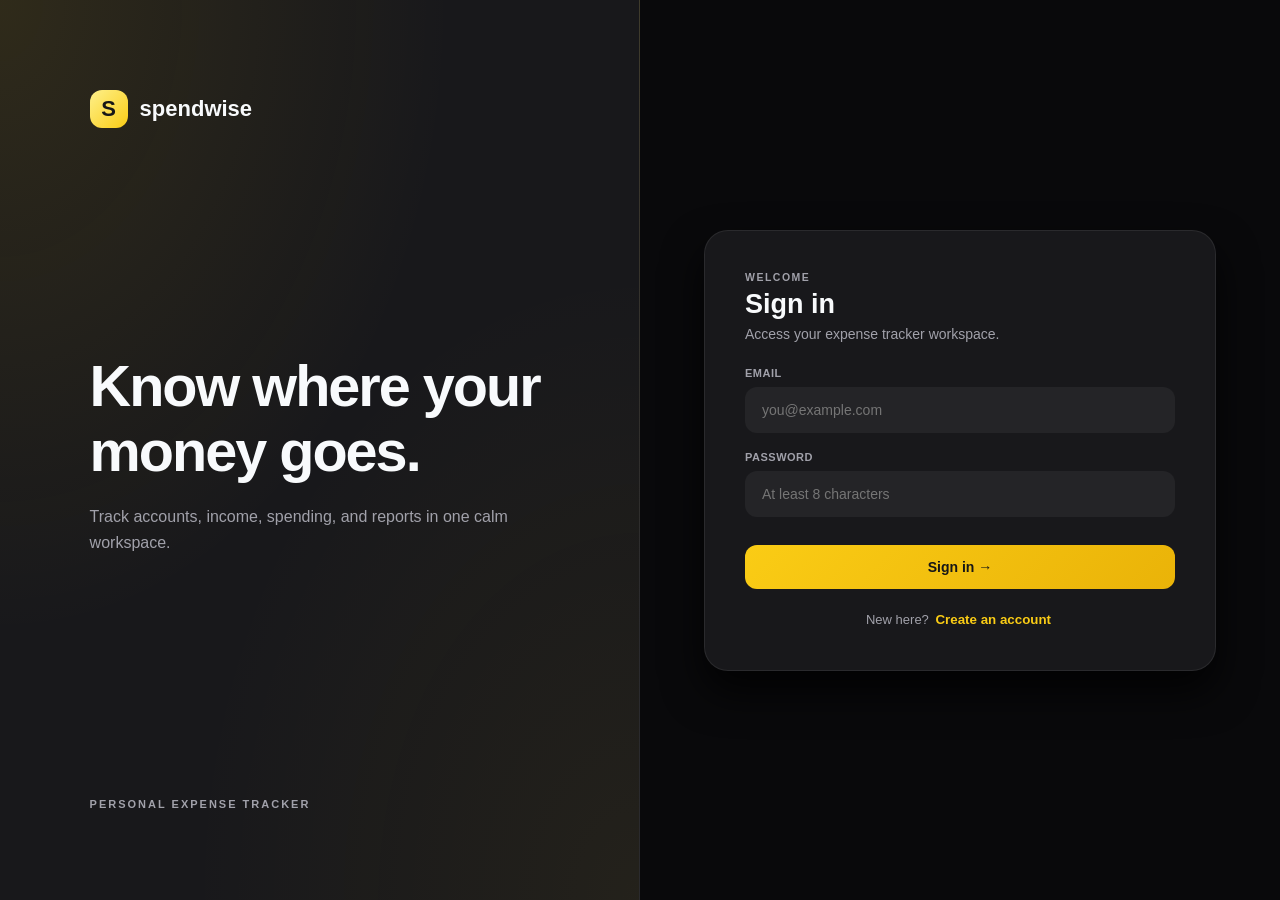
<file: frontend/welcome.html>
<!doctype html>
<html lang="en">
<head>
  <meta charset="utf-8"><meta name="viewport" content="width=device-width, initial-scale=1">
  <title>Sign in — Spendwise</title>
  <script>
    const savedTheme = localStorage.getItem('spendwise-theme') || 'dark';
    document.documentElement.setAttribute('data-theme', savedTheme);
  </script>
  <style>
  :root {
    --bg: #f8fafc; --surface: #ffffff; --ink: #0f172a; --muted: #64748b;
    --green: #eab308; --green-dark: #ca8a04; --line: rgba(15,23,42,0.08); 
    --btn-text: #171717; --card-shadow: 0 20px 60px rgba(0, 0, 0, 0.05);
    --input-bg: #f8fafc; --input-focus: #ffffff;
  }
  [data-theme="dark"] {
    --bg: #09090b; --surface: #18181b; --ink: #f8fafc; --muted: #a1a1aa;
    --green: #facc15; --green-dark: #eab308; --line: rgba(255,255,255,0.08); 
    --btn-text: #171717; --card-shadow: 0 20px 40px rgba(0,0,0,0.8);
    --input-bg: rgba(255,255,255,0.05); --input-focus: rgba(255,255,255,0.1);
  }
  
  body{min-height:100vh;background:var(--bg);color:var(--ink);margin:0;font-family:Manrope,sans-serif;transition: background-color 0.4s ease;}
  .welcome-shell{min-height:100vh;display:grid;grid-template-columns:1fr 1fr}
  .welcome-story{background-color:var(--surface);background-image:radial-gradient(at 0% 0%, rgba(250, 204, 21, 0.1) 0px, transparent 50%),radial-gradient(at 100% 100%, rgba(250, 204, 21, 0.05) 0px, transparent 50%);padding:clamp(35px,7vw,95px);display:flex;flex-direction:column;justify-content:space-between;border-right:1px solid var(--line);transition: 0.4s ease;}
  .welcome-logo{font:800 22px Manrope,sans-serif;display:flex;align-items:center;}
  .welcome-logo span{display:inline-grid;place-items:center;background:linear-gradient(135deg, #fef08a, var(--green));color:#171717;border-radius:12px;width:38px;height:38px;margin-right:12px;}
  .welcome-copy h1{font:800 clamp(37px,4.5vw,63px)/1.13 Manrope,sans-serif;letter-spacing:-2px;margin:0 0 20px;color:var(--ink);}
  .welcome-copy p{font-size:16px;color:var(--muted);max-width:420px;line-height:1.6;}
  .welcome-story small{color:var(--muted);font-weight:800;letter-spacing:2px;font-size:11px;}
  .welcome-entry{display:grid;place-items:center;padding:35px}
  .entry-card{width:min(430px,100%);background:var(--surface);border:1px solid var(--line);border-radius:24px;padding:40px;box-shadow:var(--card-shadow);transition: 0.4s ease;}
  .eyebrow{color:var(--muted);font:800 10.5px Manrope,sans-serif;letter-spacing:1.5px;}
  .entry-card h2{font:800 27px Manrope,sans-serif;margin:6px 0;color:var(--ink);}
  .entry-card p{color:var(--muted);margin:0 0 25px;font-size:14px;}
  .entry-card .primary-button{width:100%;padding:14px;margin-top:10px;background:linear-gradient(135deg, var(--green), var(--green-dark));color:var(--btn-text);border:none;border-radius:12px;font-weight:800;font-size:14px;cursor:pointer;transition:all 0.3s;}
  .entry-card .primary-button:hover{transform:translateY(-3px);box-shadow:0 4px 15px rgba(250, 204, 21, 0.2);}
  .field{margin-bottom:18px}
  .field label{display:block;font-size:11px;font-weight:800;margin-bottom:8px;color:var(--muted);text-transform:uppercase;letter-spacing:0.5px;}
  .field input{width:100%;background:var(--input-bg);border:1.5px solid transparent;border-radius:12px;padding:14px 16px;color:var(--ink);font-size:14px;outline:none;transition:all 0.3s;box-sizing:border-box;}
  .field input:focus{border-color:var(--green);background:var(--input-focus);box-shadow:0 0 0 4px rgba(250, 204, 21, 0.15);}
  .switch-mode{text-align:center;margin-top:20px;font-size:13px;color:var(--muted)}
  .switch-mode button{border:0;background:none;color:var(--green);font-weight:800;padding:3px;cursor:pointer;}
  .auth-error{background:rgba(239, 68, 68, 0.1);color:#ef4444;padding:12px;border-radius:10px;font-size:13px;margin-bottom:16px;display:none;border:1px solid rgba(239, 68, 68, 0.2);}
  .name-field[hidden]{display:none}
  @media(max-width:760px){.welcome-shell{grid-template-columns:1fr}.welcome-story{min-height:320px;padding:34px}.welcome-copy h1{font-size:39px}.welcome-entry{padding:20px}.entry-card{padding:27px}}
  </style>
</head>
<body><div class="welcome-shell"><section class="welcome-story"><div class="welcome-logo"><span>S</span>spendwise</div><div class="welcome-copy"><h1>Know where your money goes.</h1><p>Track accounts, income, spending, and reports in one calm workspace.</p></div><small>PERSONAL EXPENSE TRACKER</small></section><section class="welcome-entry"><div class="entry-card"><div class="eyebrow">WELCOME</div><h2 id="form-title">Sign in</h2><p id="form-subtitle">Access your expense tracker workspace.</p><div class="auth-error" id="auth-error" role="alert"></div><form id="auth-form"><div class="field name-field" id="name-field" hidden><label for="name">Your name</label><input id="name" type="text" autocomplete="name" maxlength="80"></div><div class="field"><label for="email">Email</label><input id="email" type="email" placeholder="you@example.com" autocomplete="email" required></div><div class="field"><label for="password">Password</label><input id="password" type="password" placeholder="At least 8 characters" minlength="8" autocomplete="current-password" required></div><button class="primary-button" id="submit-button" type="submit">Sign in →</button></form><div class="switch-mode"><span id="switch-text">New here?</span> <button id="switch-button" type="button">Create an account</button></div></div></section></div>
<script>
const TOKEN_KEY='spendwise-session-token';let mode='login';
const error=document.getElementById('auth-error');
function showError(message){error.textContent=message;error.style.display='block';}
function setMode(next){mode=next;error.style.display='none';const registration=mode==='register';document.getElementById('name-field').hidden=!registration;document.getElementById('name').required=registration;document.getElementById('form-title').textContent=registration?'Create account':'Sign in';document.getElementById('form-subtitle').textContent=registration?'Start with your private workspace.':'Access your expense tracker workspace.';document.getElementById('submit-button').textContent=registration?'Create account →':'Sign in →';document.getElementById('switch-text').textContent=registration?'Already have an account?':'New here?';document.getElementById('switch-button').textContent=registration?'Sign in':'Create an account';document.getElementById('password').autocomplete=registration?'new-password':'current-password';}
document.getElementById('switch-button').addEventListener('click',()=>setMode(mode==='login'?'register':'login'));
document.getElementById('auth-form').addEventListener('submit',async event=>{event.preventDefault();error.style.display='none';const button=document.getElementById('submit-button');button.disabled=true;button.textContent='Please wait…';try{const body={email:document.getElementById('email').value.trim(),password:document.getElementById('password').value,name:document.getElementById('name').value.trim()};const response=await fetch(`/api/${mode}`,{method:'POST',headers:{'Content-Type':'application/json'},body:JSON.stringify(body)});const result=await response.json();if(!response.ok)throw Error(result.error||'Could not sign in');sessionStorage.setItem(TOKEN_KEY,result.token);location.href='/index.html';}catch(e){showError(e.message||'Something went wrong');button.disabled=false;button.textContent=mode==='register'?'Create account →':'Sign in →';}});
</script></body></html>
</file>
